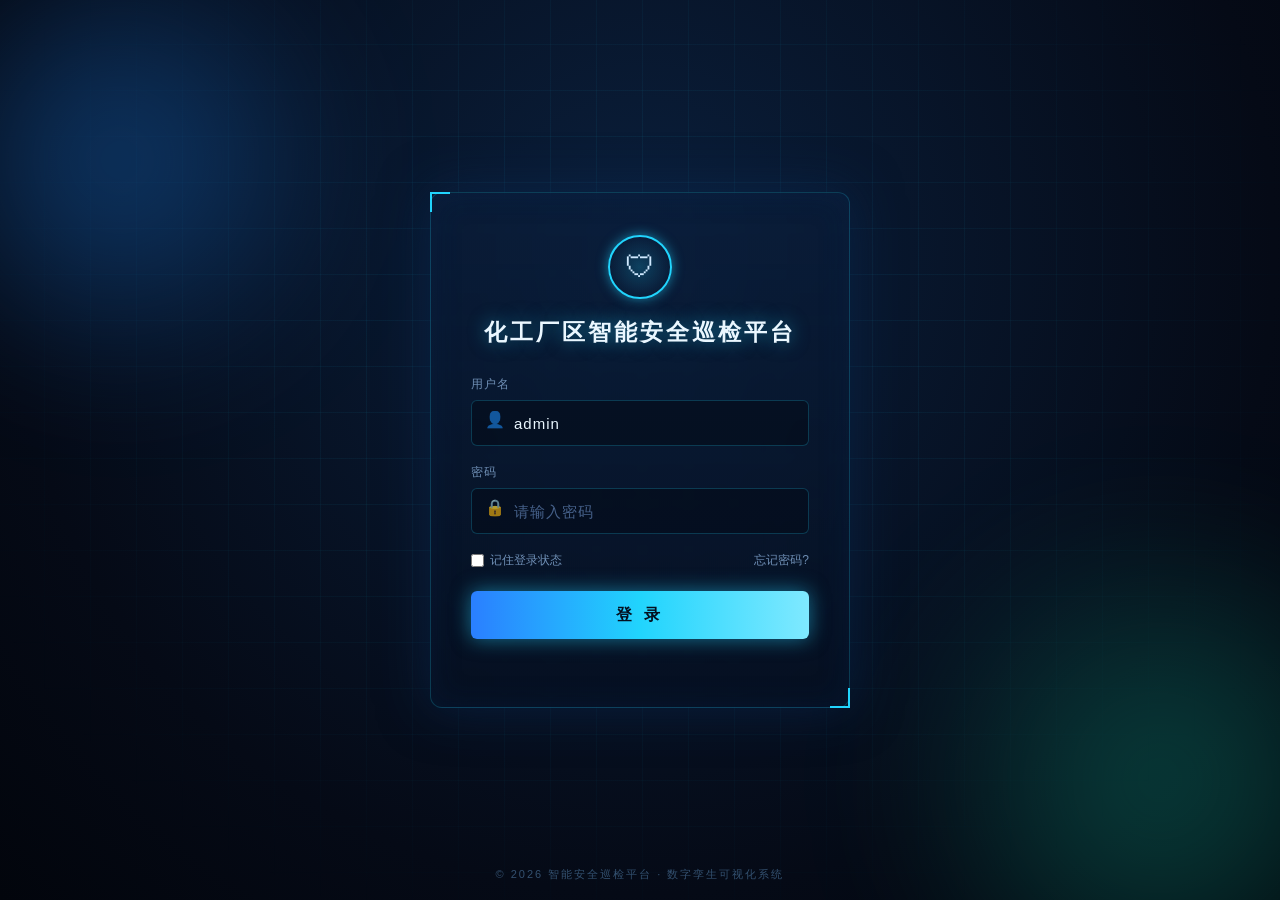
<file: index.html>
<!DOCTYPE html>
<html lang="zh-CN">
<head>
  <meta charset="UTF-8" />
  <meta name="viewport" content="width=device-width, initial-scale=1.0" />
  <title>化工厂区智能安全巡检平台</title>
  <link rel="stylesheet" href="css/style.css" />
  <!-- 登录守卫:未登录则跳转登录页(仅"有登录的样子",不污染大屏) -->
  <script>
    (function(){
      try{
        if(sessionStorage.getItem('twin_auth') !== '1'){
          location.replace('login.html');
        }
      }catch(e){ /* 隐私模式等异常时不拦截 */ }
    })();
  </script>
</head>
<body>
  <!-- 加载遮罩 -->
  <div id="loading-mask">
    <div class="loading-box">
      <div class="loading-ring"></div>
      <div class="loading-title">化工厂区智能安全巡检平台</div>
      <div class="loading-sub">数字孪生三维场景加载中</div>
      <div class="loading-bar"><i id="loading-bar-inner"></i></div>
      <div class="loading-pct"><span id="loading-pct">0</span>%</div>
      <div class="loading-tip" id="loading-tip">正在初始化三维引擎…</div>
    </div>
  </div>

  <!-- 3D 场景容器 -->
  <div id="scene-container"></div>
  <!-- 3D 热点标签层 -->
  <div id="hotspot-layer"></div>
  <!-- 巡检机器人跟随标签 -->
  <div id="patrol-bot-label"><i class="pbl-dot"></i>巡检机器人 RB-01<b>巡检中</b></div>
  <!-- 大屏主体 -->
  <div id="dashboard">
    <!-- 顶部标题栏 -->
    <header id="topbar">
      <div class="topbar-side left">
        <span class="sys-tag">SAFETY · DIGITAL TWIN</span>
        <span class="sys-date" id="sys-date">--</span>
      </div>
      <h1 class="topbar-title">
        <span class="title-main">化工厂区智能安全巡检平台</span>
        <span class="title-en">CHEMICAL PLANT INTELLIGENT SAFETY INSPECTION PLATFORM</span>
      </h1>
      <div class="topbar-side right">
        <span class="sys-clock" id="sys-clock">--:--:--</span>
        <span class="run-state"><i class="dot"></i>系统运行中</span>
        <a class="topbar-link" href="admin.html" title="数据管理后台">⚙ 管理后台</a>
        <a class="topbar-link" href="#" id="btn-logout" title="退出登录">⏻ 退出</a>
      </div>
    </header>

    <!-- 主体三栏 -->
    <div id="main">
      <!-- 左列 -->
      <section class="col col-left">
        <div class="panel" id="panel-overview">
          <div class="panel-hd"><span class="bar"></span>园区安全态势<span class="panel-en">OVERVIEW</span></div>
          <div class="panel-bd">
            <div class="kpi-grid" id="kpi-grid"></div>
          </div>
        </div>
        <div class="panel" id="panel-gas">
          <div class="panel-hd"><span class="bar"></span>有毒有害气体监测<span class="panel-en">GAS MONITOR</span></div>
          <div class="panel-bd"><div class="chart" id="chart-gas"></div></div>
        </div>
        <div class="panel" id="panel-device">
          <div class="panel-hd"><span class="bar"></span>巡检设备运行状态<span class="panel-en">DEVICE STATUS</span></div>
          <div class="panel-bd"><div class="chart" id="chart-device"></div></div>
        </div>
      </section>

      <!-- 中列 -->
      <section class="col col-center">
        <div class="center-top" id="center-top">
          <div class="cstat" id="cstat"></div>
        </div>
        <div class="center-toolbar" id="center-toolbar">
          <button class="tool-btn active" data-view="overview">全景视角</button>
          <button class="tool-btn" data-view="patrol">巡检路线</button>
          <button class="tool-btn" data-toggle="autorotate">自动旋转</button>
          <button class="tool-btn" data-toggle="hotspots">隐藏标记</button>
          <button class="tool-btn" data-action="reset">复位</button>
        </div>
        <div class="center-bottom" id="center-bottom">
          <div id="compass">
            <div class="compass-ring">
              <div class="compass-n">N</div>
              <div class="compass-s">S</div>
              <div class="compass-e">E</div>
              <div class="compass-w">W</div>
            </div>
            <div id="compass-pointer" class="compass-pointer"></div>
          </div>
          <div class="panel panel-flat" id="panel-patrol">
            <div class="panel-hd"><span class="bar"></span>实时巡检任务<span class="panel-en">LIVE TASK</span><i class="panel-toggle" id="patrol-toggle" title="收起 / 展开">▾</i></div>
            <div class="panel-bd"><div class="patrol-list" id="patrol-list"></div></div>
          </div>
        </div>
      </section>

      <!-- 右列 -->
      <section class="col col-right">
        <div class="panel" id="panel-alarm">
          <div class="panel-hd"><span class="bar"></span>实时告警动态<span class="panel-en">ALARM</span></div>
          <div class="panel-bd"><div class="alarm-list" id="alarm-list"></div></div>
        </div>
        <div class="panel" id="panel-trend">
          <div class="panel-hd"><span class="bar"></span>告警趋势分析<span class="panel-en">TREND</span></div>
          <div class="panel-bd"><div class="chart" id="chart-trend"></div></div>
        </div>
        <div class="panel" id="panel-risk">
          <div class="panel-hd"><span class="bar"></span>风险等级分布<span class="panel-en">RISK LEVEL</span></div>
          <div class="panel-bd"><div class="chart" id="chart-risk"></div></div>
        </div>
      </section>
    </div>
  </div>

  <!-- 设备信息弹窗 -->
  <div id="device-popup" class="device-popup hidden">
    <div class="dp-hd"><span id="dp-title">设备信息</span><i class="dp-close" id="dp-close">×</i></div>
    <div class="dp-bd" id="dp-body"></div>
  </div>

  <script type="importmap">
  {
    "imports": {
      "three": "./libs/three.module.js",
      "three/addons/": "./libs/jsm/"
    }
  }
  </script>
  <script src="libs/echarts.min.js"></script>
  <script src="js/store.js"></script>
  <script type="module" src="js/scene.js"></script>
  <script src="js/data.js"></script>
  <script src="js/charts.js"></script>
  <script src="js/main.js"></script>
</body>
</html>
</file>
<file: css/style.css>
/* ============ 化工厂区智能安全巡检平台 — 大屏样式 ============ */
:root{
  --bg-0:#04070f;
  --bg-1:#071326;
  --bg-2:#0a1c38;
  --cyan:#21d4fd;
  --cyan-soft:#7fe9ff;
  --blue:#2a7fff;
  --green:#2ee6a6;
  --yellow:#ffcc33;
  --orange:#ff9a3c;
  --red:#ff4d5e;
  --txt:#cfe8ff;
  --txt-dim:#6f8fb5;
  --line:rgba(33,212,253,.22);
  --panel-bg:linear-gradient(180deg,rgba(10,30,60,.55),rgba(6,16,34,.62));
  --glow:0 0 12px rgba(33,212,253,.55);
}
*{margin:0;padding:0;box-sizing:border-box;}
html,body{width:100%;height:100%;overflow:hidden;background:var(--bg-0);font-family:"Microsoft YaHei","PingFang SC",sans-serif;color:var(--txt);user-select:none;}
body{position:relative;}

/* 缩放容器:高度固定 1080 设计基准,宽度由 JS 按窗口动态设置(铺满,无左右黑边) */
#dashboard{position:fixed;left:0;top:0;width:1920px;height:1080px;transform-origin:left top;pointer-events:none;z-index:20;}
#dashboard .panel,#dashboard button,#dashboard .alarm-list,#dashboard .patrol-list,#dashboard .kpi-card,#center-toolbar,#dashboard .panel-toggle,#dashboard .topbar-link{pointer-events:auto;}

#scene-container{position:fixed;inset:0;z-index:1;background:radial-gradient(ellipse at 50% 30%,#0a1f3c 0%,#050a16 70%,#02050c 100%);}
#hotspot-layer{position:fixed;inset:0;z-index:10;pointer-events:none;overflow:hidden;}

/* ============ 加载遮罩 ============ */
#loading-mask{position:fixed;inset:0;z-index:200;background:radial-gradient(ellipse at center,#06162e 0%,#02060f 80%);
  display:flex;align-items:center;justify-content:center;transition:opacity .8s ease;}
#loading-mask.hide{opacity:0;pointer-events:none;}
.loading-box{text-align:center;}
.loading-ring{width:96px;height:96px;margin:0 auto 26px;border-radius:50%;
  border:3px solid rgba(33,212,253,.15);border-top-color:var(--cyan);border-right-color:var(--blue);
  animation:spin 1s linear infinite;box-shadow:var(--glow);}
@keyframes spin{to{transform:rotate(360deg);}}
.loading-title{font-size:30px;letter-spacing:6px;color:#eaf7ff;text-shadow:0 0 18px rgba(33,212,253,.6);font-weight:700;}
.loading-sub{margin-top:10px;font-size:15px;color:var(--txt-dim);letter-spacing:3px;}
.loading-bar{width:420px;height:6px;margin:28px auto 10px;background:rgba(33,212,253,.12);border-radius:6px;overflow:hidden;}
.loading-bar i{display:block;height:100%;width:0;background:linear-gradient(90deg,var(--blue),var(--cyan));box-shadow:var(--glow);transition:width .3s;}
.loading-pct{font-size:22px;color:var(--cyan);font-family:"DIN","Arial";letter-spacing:1px;}
.loading-tip{margin-top:12px;font-size:13px;color:var(--txt-dim);letter-spacing:2px;}

/* ============ 顶栏 ============ */
#topbar{position:relative;height:88px;display:flex;align-items:center;justify-content:center;
  background:linear-gradient(180deg,rgba(8,28,58,.9),rgba(6,16,34,.2));}
#topbar::after{content:"";position:absolute;left:0;bottom:0;width:100%;height:2px;
  background:linear-gradient(90deg,transparent,var(--cyan),transparent);box-shadow:0 0 14px var(--cyan);}
.topbar-title{position:absolute;left:50%;top:10px;transform:translateX(-50%);text-align:center;}
.title-main{display:block;font-size:36px;font-weight:800;letter-spacing:10px;
  background:linear-gradient(180deg,#fff,#8fd8ff);-webkit-background-clip:text;background-clip:text;color:transparent;
  text-shadow:0 0 24px rgba(33,212,253,.45);}
.title-en{display:block;font-size:11px;letter-spacing:4px;color:var(--txt-dim);margin-top:2px;}
.topbar-side{position:absolute;top:50%;transform:translateY(-50%);display:flex;align-items:center;gap:22px;font-size:15px;}
.topbar-side.left{left:36px;}
.topbar-side.right{right:36px;}
.sys-tag{padding:4px 12px;border:1px solid var(--line);border-radius:4px;color:var(--cyan);font-size:12px;letter-spacing:2px;}
.sys-date{color:var(--txt-dim);}
.sys-clock{font-size:22px;color:#eaf7ff;font-family:"DIN","Arial";letter-spacing:1px;text-shadow:var(--glow);}
.run-state{display:flex;align-items:center;gap:7px;color:var(--green);font-size:14px;}
.run-state .dot{width:9px;height:9px;border-radius:50%;background:var(--green);box-shadow:0 0 10px var(--green);animation:blink 1.4s infinite;}
@keyframes blink{50%{opacity:.3;}}
/* 顶栏入口链接(管理后台 / 退出) */
.topbar-link{display:inline-flex;align-items:center;gap:5px;padding:5px 12px;font-size:13px;letter-spacing:1px;
  color:var(--cyan);text-decoration:none;border:1px solid var(--line);border-radius:5px;
  background:rgba(10,30,60,.45);transition:.2s;cursor:pointer;}
.topbar-link:hover{color:#fff;border-color:var(--cyan);box-shadow:var(--glow);background:rgba(33,212,253,.16);}
#btn-logout{color:var(--txt-dim);}
#btn-logout:hover{color:var(--red);border-color:var(--red);box-shadow:0 0 12px rgba(255,77,94,.5);}

/* ============ 主体三栏 ============ */
/* 左右留一点点缝(10px),两侧面板列贴近屏幕边缘又不顶死,中间给模型让出空间 */
#main{height:calc(1080px - 88px);display:grid;grid-template-columns:410px 1fr 410px;gap:12px;padding:14px 10px;}
.col{display:flex;flex-direction:column;gap:18px;min-height:0;}
.col-center{gap:14px;}

/* 巡检路线模式:左右两列图表临时隐藏并向两侧滑出,让出视野专注看路线 */
.col-left,.col-right{transition:opacity .4s ease, transform .45s ease;}
#dashboard.hide-side .col-left{opacity:0;transform:translateX(-40px);pointer-events:none;}
#dashboard.hide-side .col-right{opacity:0;transform:translateX(40px);pointer-events:none;}

/* ============ 面板 ============ */
.panel{position:relative;flex:1;min-height:0;background:var(--panel-bg);
  border:1px solid var(--line);border-radius:6px;backdrop-filter:blur(4px);display:flex;flex-direction:column;
  box-shadow:inset 0 0 26px rgba(10,40,80,.35);}
.panel::before,.panel::after{content:"";position:absolute;width:14px;height:14px;border:2px solid var(--cyan);pointer-events:none;}
.panel::before{left:-1px;top:-1px;border-right:0;border-bottom:0;}
.panel::after{right:-1px;bottom:-1px;border-left:0;border-top:0;}
.panel-flat{flex:1;}
.panel-hd{position:relative;height:42px;display:flex;align-items:center;gap:10px;padding:0 16px;font-size:17px;
  font-weight:700;letter-spacing:2px;color:#eaf7ff;
  background:linear-gradient(90deg,rgba(33,212,253,.16),transparent);}
.panel-hd .bar{width:4px;height:17px;background:var(--cyan);box-shadow:0 0 8px var(--cyan);border-radius:2px;}
.panel-hd .panel-en{margin-left:auto;font-size:11px;font-weight:400;color:var(--txt-dim);letter-spacing:2px;}
.panel-hd::after{content:"";position:absolute;left:16px;right:16px;bottom:0;height:1px;background:linear-gradient(90deg,var(--line),transparent);}
.panel-bd{flex:1;min-height:0;padding:12px 14px;position:relative;}
/* 图表面板:压缩左右内边距,让图表更贴近面板左右两侧 */
#panel-gas .panel-bd,#panel-device .panel-bd,#panel-trend .panel-bd,#panel-risk .panel-bd{padding:10px 4px 8px;}
.chart{width:100%;height:100%;min-height:120px;}

/* ============ KPI 卡片 ============ */
.kpi-grid{display:grid;grid-template-columns:1fr 1fr;gap:12px;height:100%;}
.kpi-card{position:relative;border:1px solid var(--line);border-radius:5px;padding:12px 14px;
  background:linear-gradient(135deg,rgba(33,212,253,.08),rgba(10,30,60,.25));overflow:hidden;cursor:pointer;
  transition:all .25s ease;}
.kpi-card::after{content:"";position:absolute;right:-18px;top:-18px;width:56px;height:56px;border-radius:50%;
  background:radial-gradient(circle,rgba(33,212,253,.25),transparent 70%);transition:all .25s ease;}
.kpi-card:hover{transform:translateY(-6px);border-color:var(--cyan);box-shadow:0 8px 24px rgba(33,212,253,.3);}
.kpi-card:hover::after{width:80px;height:80px;background:radial-gradient(circle,rgba(33,212,253,.4),transparent 70%);}
.kpi-card .k-label{font-size:13px;color:var(--txt-dim);letter-spacing:1px;transition:color .25s ease;}
.kpi-card:hover .k-label{color:var(--cyan);}
.kpi-card .k-value{font-size:32px;font-weight:800;font-family:"DIN","Arial";color:#fff;line-height:1.2;margin-top:6px;
  text-shadow:0 0 14px rgba(33,212,253,.5);transition:all .25s ease;}
.kpi-card:hover .k-value{text-shadow:0 0 20px rgba(33,212,253,.8);transform:scale(1.05);}
.kpi-card .k-value .unit{font-size:13px;font-weight:400;color:var(--txt-dim);margin-left:4px;}
.kpi-card .k-trend{font-size:12px;margin-top:2px;}
.kpi-card.warn .k-value{color:var(--yellow);text-shadow:0 0 14px rgba(255,204,51,.5);}
.kpi-card.danger .k-value{color:var(--red);text-shadow:0 0 14px rgba(255,77,94,.5);}
.kpi-card.ok .k-value{color:var(--green);text-shadow:0 0 14px rgba(46,230,166,.5);}
.up{color:var(--red);}.down{color:var(--green);}

/* ============ 告警列表 ============ */
.alarm-list{height:100%;overflow:hidden;position:relative;}
.alarm-row{display:flex;align-items:center;gap:10px;padding:9px 10px;margin-bottom:8px;border-radius:5px;
  background:rgba(10,30,60,.35);border-left:3px solid var(--cyan);font-size:13px;animation:rowin .5s ease;
  cursor:pointer;transition:all .2s ease;}
@keyframes rowin{from{opacity:0;transform:translateX(18px);}to{opacity:1;transform:none;}}
.alarm-row:hover{transform:translateX(8px);background:rgba(33,212,253,.15);box-shadow:0 0 16px rgba(33,212,253,.2);}
.alarm-row.lv-high{border-left-color:var(--red);background:rgba(80,18,28,.35);}
.alarm-row.lv-high:hover{background:rgba(255,77,94,.2);box-shadow:0 0 16px rgba(255,77,94,.2);}
.alarm-row.lv-mid{border-left-color:var(--orange);background:rgba(80,50,18,.3);}
.alarm-row.lv-mid:hover{background:rgba(255,154,60,.2);box-shadow:0 0 16px rgba(255,154,60,.2);}
.alarm-row.lv-low{border-left-color:var(--yellow);background:rgba(70,62,18,.25);}
.alarm-row.lv-low:hover{background:rgba(255,204,51,.15);box-shadow:0 0 16px rgba(255,204,51,.15);}
.alarm-row .a-icon{width:26px;height:26px;border-radius:50%;display:flex;align-items:center;justify-content:center;
  font-size:14px;flex-shrink:0;background:rgba(33,212,253,.15);transition:all .2s ease;}
.alarm-row:hover .a-icon{transform:scale(1.15);}
.alarm-row.lv-high .a-icon{background:rgba(255,77,94,.2);}
.alarm-row .a-main{flex:1;min-width:0;}
.alarm-row .a-title{color:#eaf7ff;white-space:nowrap;overflow:hidden;text-overflow:ellipsis;transition:color .2s ease;}
.alarm-row:hover .a-title{color:#fff;}
.alarm-row .a-meta{font-size:11px;color:var(--txt-dim);margin-top:2px;}
.alarm-row .a-tag{font-size:11px;padding:2px 8px;border-radius:3px;flex-shrink:0;transition:all .2s ease;}
.alarm-row:hover .a-tag{transform:scale(1.05);}
.lv-high .a-tag{background:rgba(255,77,94,.2);color:var(--red);}
.lv-mid .a-tag{background:rgba(255,154,60,.2);color:var(--orange);}
.lv-low .a-tag{background:rgba(255,204,51,.2);color:var(--yellow);}

/* ============ 巡检任务列表 ============ */
.patrol-list{height:100%;overflow:hidden;display:flex;flex-direction:column;gap:9px;}
.patrol-row{display:flex;align-items:center;gap:12px;padding:10px 12px;border-radius:5px;
  background:rgba(10,30,60,.35);border:1px solid var(--line);cursor:pointer;transition:all .2s ease;}
.patrol-row:hover{background:rgba(33,212,253,.15);border-color:var(--cyan);transform:translateX(6px);}
.patrol-row:hover .p-no{background:rgba(33,212,253,.3);transform:scale(1.1);transition:transform .2s ease;}
.patrol-row.clicked{background:rgba(33,212,253,.25);box-shadow:0 0 16px rgba(33,212,253,.3);}
.patrol-row .p-no{width:30px;height:30px;border-radius:5px;display:flex;align-items:center;justify-content:center;
  font-family:"DIN";font-weight:700;background:rgba(33,212,253,.15);color:var(--cyan);transition:all .2s ease;}
.patrol-row .p-main{flex:1;}
.patrol-row .p-name{color:#eaf7ff;font-size:14px;}
.patrol-row .p-sub{font-size:11px;color:var(--txt-dim);margin-top:3px;}
.patrol-row .p-prog{width:120px;}
.p-bar{height:6px;border-radius:6px;background:rgba(33,212,253,.15);overflow:hidden;}
.p-bar i{display:block;height:100%;background:linear-gradient(90deg,var(--blue),var(--cyan));border-radius:6px;transition:width .6s;}
.p-pct{font-size:11px;color:var(--cyan);text-align:right;margin-top:3px;font-family:"DIN";}
.patrol-row .p-state{font-size:12px;padding:3px 9px;border-radius:3px;}
.st-run{background:rgba(46,230,166,.18);color:var(--green);}
.st-wait{background:rgba(111,143,181,.18);color:var(--txt-dim);}
.st-done{background:rgba(33,212,253,.18);color:var(--cyan);}

/* ============ 中列:统计条 / 工具栏 ============ */
.col-center{position:relative;}
.center-top{height:78px;flex:none;}
.cstat{display:grid;grid-template-columns:repeat(4,1fr);gap:14px;height:100%;}
.cstat .cs-card{position:relative;border:1px solid var(--line);border-radius:6px;display:flex;align-items:center;gap:14px;
  padding:0 18px;background:linear-gradient(135deg,rgba(33,212,253,.1),rgba(10,30,60,.3));backdrop-filter:blur(3px);}
.cstat .cs-ico{width:42px;height:42px;border-radius:8px;display:flex;align-items:center;justify-content:center;font-size:22px;
  background:rgba(33,212,253,.15);box-shadow:inset 0 0 12px rgba(33,212,253,.3);}
.cstat .cs-num{font-size:28px;font-weight:800;font-family:"DIN";color:#fff;line-height:1;text-shadow:var(--glow);}
.cstat .cs-num .unit{font-size:13px;color:var(--txt-dim);font-weight:400;margin-left:3px;}
.cstat .cs-lab{font-size:13px;color:var(--txt-dim);margin-top:5px;letter-spacing:1px;}

.center-toolbar{flex:none;display:flex;gap:10px;justify-content:center;}
.tool-btn{padding:8px 18px;font-size:14px;letter-spacing:1px;color:var(--txt);cursor:pointer;
  background:rgba(10,30,60,.5);border:1px solid var(--line);border-radius:5px;transition:.2s;}
.tool-btn:hover{color:#fff;border-color:var(--cyan);box-shadow:var(--glow);}
.tool-btn.active{color:#04101f;background:linear-gradient(90deg,var(--cyan),var(--cyan-soft));border-color:var(--cyan);font-weight:700;}

/* 中列底部:巡检面板贴底,固定高度,可收放(不再撑满中间,避免遮挡模型) */
.col-center{justify-content:flex-start;}
.center-bottom{flex:1;min-height:0;display:flex;align-items:flex-end;position:relative;}
#panel-patrol{flex:none;width:100%;height:300px;transition:height .35s ease;overflow:hidden;}
#panel-patrol.collapsed{height:42px;}
#panel-patrol .panel-bd{transition:opacity .25s;}
#panel-patrol.collapsed .panel-bd{opacity:0;}
.panel-toggle{margin-left:10px;cursor:pointer;font-style:normal;font-size:14px;color:var(--cyan);
  width:22px;height:22px;line-height:22px;text-align:center;border:1px solid var(--line);border-radius:4px;transition:.25s;}
.panel-toggle:hover{background:rgba(33,212,253,.18);box-shadow:var(--glow);}
#panel-patrol.collapsed .panel-toggle{transform:rotate(-90deg);}

/* ============ 3D 热点标记 ============ */
.hotspot{position:absolute;transform:translate(-50%,-100%);pointer-events:auto;cursor:pointer;will-change:left,top;}
.hs-pin{position:relative;display:flex;flex-direction:column;align-items:center;}
.hs-dot{width:14px;height:14px;border-radius:50%;border:2px solid #fff;}
.hs-ripple{position:absolute;left:50%;bottom:0;transform:translate(-50%,50%);width:14px;height:14px;border-radius:50%;
  animation:ripple 1.8s ease-out infinite;}
@keyframes ripple{0%{box-shadow:0 0 0 0 currentColor;opacity:.8;}100%{box-shadow:0 0 0 18px currentColor;opacity:0;}}
.hs-label{margin-bottom:8px;padding:4px 10px;font-size:12px;white-space:nowrap;color:#eaf7ff;border-radius:4px;
  background:rgba(6,20,42,.85);border:1px solid var(--line);backdrop-filter:blur(3px);box-shadow:0 0 10px rgba(0,0,0,.4);}
.hs-label b{font-family:"DIN";margin-left:5px;}
.hotspot.t-camera{color:var(--cyan);}
.hotspot.t-sensor{color:var(--green);}
.hotspot.t-tank{color:var(--yellow);}
.hotspot.t-fire{color:var(--orange);}
.hotspot.alarm{color:var(--red);}
.hotspot.alarm .hs-label{border-color:var(--red);color:#ffd9de;}
.hotspot .hs-dot{background:currentColor;box-shadow:0 0 10px currentColor;}
.hotspot:hover .hs-label{border-color:var(--cyan);box-shadow:var(--glow);}
.hotspot.clicking .hs-pin{animation:hotspot-pulse 0.6s ease-out;}
.hotspot.clicking .hs-label{border-color:var(--cyan);box-shadow:0 0 20px rgba(33,212,253,.8);background:rgba(33,212,253,.2);}
.hotspot.clicking .hs-dot{box-shadow:0 0 24px currentColor;transform:scale(1.5);}
@keyframes hotspot-pulse{0%{transform:scale(1);}30%{transform:scale(1.3);}100%{transform:scale(1);}}

/* 巡检机器人跟随标签 */
#patrol-bot-label{position:fixed;z-index:11;display:none;transform:translate(-50%,-120%);
  padding:5px 12px;font-size:13px;white-space:nowrap;color:#1a1205;border-radius:14px;font-weight:700;
  background:linear-gradient(90deg,#ffcc33,#ffe08a);box-shadow:0 0 14px rgba(255,204,51,.65);pointer-events:none;letter-spacing:1px;}
#patrol-bot-label .pbl-dot{display:inline-block;width:8px;height:8px;border-radius:50%;background:#1a1205;margin-right:7px;
  vertical-align:middle;animation:blink 1.1s infinite;}
#patrol-bot-label b{margin-left:8px;padding:1px 8px;border-radius:9px;background:rgba(26,18,5,.18);font-weight:700;}

/* ============ 设备弹窗 ============ */
.device-popup{position:fixed;z-index:120;width:312px;background:linear-gradient(180deg,rgba(8,24,50,.96),rgba(5,14,30,.96));
  border:1px solid var(--cyan);border-radius:8px;box-shadow:0 0 30px rgba(33,212,253,.4);transition:opacity .2s;}
.device-popup.hidden{opacity:0;pointer-events:none;}
.dp-hd{height:40px;display:flex;align-items:center;padding:0 14px;font-size:15px;font-weight:700;color:#eaf7ff;
  background:linear-gradient(90deg,rgba(33,212,253,.22),transparent);border-bottom:1px solid var(--line);border-radius:8px 8px 0 0;}
.dp-close{margin-left:auto;cursor:pointer;font-size:22px;color:var(--txt-dim);font-style:normal;line-height:1;}
.dp-close:hover{color:var(--red);}
.dp-bd{padding:14px;}
.dp-row{display:flex;justify-content:space-between;padding:7px 0;font-size:13px;border-bottom:1px dashed rgba(33,212,253,.12);}
.dp-row .dl{color:var(--txt-dim);}
.dp-row .dv{color:#eaf7ff;font-family:"DIN";}
.dp-row .dv.ok{color:var(--green);}
.dp-row .dv.warn{color:var(--yellow);}
.dp-row .dv.danger{color:var(--red);}
.dp-state{margin-top:12px;padding:8px;text-align:center;border-radius:5px;font-size:13px;letter-spacing:1px;}
.dp-state.ok{background:rgba(46,230,166,.14);color:var(--green);}
.dp-state.warn{background:rgba(255,204,51,.14);color:var(--yellow);}
.dp-state.danger{background:rgba(255,77,94,.14);color:var(--red);}

/* 滚动条隐藏 */
::-webkit-scrollbar{width:0;height:0;}

/* ============ 罗盘指示器 ============ */
#compass{position:absolute;left:16px;bottom:300px;z-index:30;width:80px;height:80px;pointer-events:none;}
.compass-ring{position:absolute;inset:0;border-radius:50%;border:2px solid rgba(33,212,253,.4);
  background:radial-gradient(circle,rgba(6,20,42,.85),rgba(4,12,26,.92));box-shadow:0 0 16px rgba(33,212,253,.25);}
.compass-ring::before{content:"";position:absolute;inset:4px;border-radius:50%;border:1px dashed rgba(33,212,253,.2);}
.compass-n,.compass-s,.compass-e,.compass-w{position:absolute;font-size:11px;font-weight:700;letter-spacing:1px;
  color:var(--cyan);text-shadow:0 0 8px rgba(33,212,253,.6);}
.compass-n{top:6px;left:50%;transform:translateX(-50%);color:var(--green);}
.compass-s{bottom:6px;left:50%;transform:translateX(-50%);}
.compass-e{right:6px;top:50%;transform:translateY(-50%);}
.compass-w{left:6px;top:50%;transform:translateY(-50%);}
.compass-pointer{position:absolute;inset:0;transition:transform .1s linear;}
.compass-pointer::before{content:"";position:absolute;top:8px;left:50%;transform:translateX(-50%);
  width:0;height:0;border-left:6px solid transparent;border-right:6px solid transparent;
  border-bottom:18px solid var(--cyan);filter:drop-shadow(0 0 6px rgba(33,212,253,.8));}
.compass-pointer::after{content:"";position:absolute;bottom:12px;left:50%;transform:translateX(-50%);
  width:4px;height:10px;background:var(--cyan-soft);border-radius:2px;}
</file>
<file: css/admin.css>
/* ============ 登录页 + 数据管理后台 — 共用样式 ============ */
:root{
  --bg-0:#04070f; --bg-1:#071326; --bg-2:#0a1c38;
  --cyan:#21d4fd; --cyan-soft:#7fe9ff; --blue:#2a7fff;
  --green:#2ee6a6; --yellow:#ffcc33; --orange:#ff9a3c; --red:#ff4d5e;
  --txt:#cfe8ff; --txt-dim:#6f8fb5;
  --line:rgba(33,212,253,.22);
  --panel-bg:linear-gradient(180deg,rgba(10,30,60,.55),rgba(6,16,34,.62));
  --glow:0 0 12px rgba(33,212,253,.55);
}
*{margin:0;padding:0;box-sizing:border-box;}
html,body{width:100%;min-height:100%;background:var(--bg-0);
  font-family:"Microsoft YaHei","PingFang SC",sans-serif;color:var(--txt);}
a{color:inherit;text-decoration:none;}

/* 背景动态网格 + 光晕(登录页与后台共用) */
.bg-scene{position:fixed;inset:0;z-index:0;overflow:hidden;
  background:radial-gradient(ellipse at 50% 28%,#0a1f3c 0%,#050a16 70%,#02050c 100%);}
.bg-scene::before{content:"";position:absolute;inset:-2px;
  background-image:linear-gradient(rgba(33,212,253,.06) 1px,transparent 1px),
    linear-gradient(90deg,rgba(33,212,253,.06) 1px,transparent 1px);
  background-size:46px 46px;mask-image:radial-gradient(ellipse at 50% 40%,#000 30%,transparent 80%);
  -webkit-mask-image:radial-gradient(ellipse at 50% 40%,#000 30%,transparent 80%);
  animation:gridmove 18s linear infinite;}
@keyframes gridmove{to{background-position:46px 46px;}}
.bg-scene .orb{position:absolute;border-radius:50%;filter:blur(60px);opacity:.5;}
.bg-scene .orb.a{width:480px;height:480px;left:-120px;top:-80px;background:radial-gradient(circle,#1769c0,transparent 70%);}
.bg-scene .orb.b{width:560px;height:560px;right:-160px;bottom:-160px;background:radial-gradient(circle,#0e7d6b,transparent 70%);}

/* ============ 登录页 ============ */
.login-wrap{position:relative;z-index:2;min-height:100vh;display:flex;align-items:center;justify-content:center;}
.login-card{width:420px;padding:42px 40px 36px;border-radius:12px;background:var(--panel-bg);
  border:1px solid var(--line);backdrop-filter:blur(6px);
  box-shadow:0 0 50px rgba(10,40,80,.6),inset 0 0 30px rgba(10,40,80,.3);position:relative;}
.login-card::before,.login-card::after{content:"";position:absolute;width:18px;height:18px;border:2px solid var(--cyan);}
.login-card::before{left:-1px;top:-1px;border-right:0;border-bottom:0;}
.login-card::after{right:-1px;bottom:-1px;border-left:0;border-top:0;}
.login-logo{width:64px;height:64px;margin:0 auto 18px;border-radius:50%;display:flex;align-items:center;justify-content:center;
  font-size:30px;border:2px solid var(--cyan);box-shadow:var(--glow);
  background:radial-gradient(circle,rgba(33,212,253,.2),transparent 70%);}
.login-title{text-align:center;font-size:23px;font-weight:800;letter-spacing:3px;color:#eaf7ff;
  text-shadow:0 0 18px rgba(33,212,253,.5);}
.login-sub{text-align:center;font-size:12px;letter-spacing:3px;color:var(--txt-dim);margin-top:8px;margin-bottom:28px;}
.field{position:relative;margin-bottom:18px;}
.field label{display:block;font-size:12px;color:var(--txt-dim);letter-spacing:1px;margin-bottom:7px;}
.field input{width:100%;height:46px;padding:0 14px 0 42px;font-size:15px;color:#eaf7ff;letter-spacing:1px;
  background:rgba(4,12,26,.6);border:1px solid var(--line);border-radius:6px;outline:none;transition:.2s;}
.field input::placeholder{color:#46618a;}
.field input:focus{border-color:var(--cyan);box-shadow:var(--glow);background:rgba(8,24,50,.7);}
.field .fi-ico{position:absolute;left:14px;top:34px;font-size:16px;opacity:.7;}
.login-row{display:flex;align-items:center;justify-content:space-between;font-size:12px;color:var(--txt-dim);margin:4px 0 22px;}
.login-row label{cursor:pointer;display:flex;align-items:center;gap:6px;}
.login-row a:hover{color:var(--cyan);}
.btn-login{width:100%;height:48px;font-size:16px;font-weight:700;letter-spacing:4px;color:#04101f;cursor:pointer;
  border:none;border-radius:6px;background:linear-gradient(90deg,var(--blue),var(--cyan),var(--cyan-soft));
  box-shadow:0 0 20px rgba(33,212,253,.5);transition:.2s;}
.btn-login:hover{filter:brightness(1.1);box-shadow:0 0 30px rgba(33,212,253,.8);}
.btn-login:active{transform:translateY(1px);}
.login-err{min-height:18px;margin-top:14px;text-align:center;font-size:13px;color:var(--red);letter-spacing:1px;}
.login-tip{margin-top:18px;text-align:center;font-size:11px;color:#46618a;letter-spacing:1px;}
.login-foot{position:fixed;left:0;right:0;bottom:18px;text-align:center;font-size:11px;color:#33506f;letter-spacing:2px;z-index:2;}

/* ============ 数据管理后台 ============ */
.admin-body{display:flex;flex-direction:column;min-height:100vh;}
.admin-top{position:relative;z-index:2;height:60px;flex:none;display:flex;align-items:center;gap:16px;padding:0 24px;
  background:linear-gradient(180deg,rgba(8,28,58,.92),rgba(6,16,34,.5));border-bottom:1px solid var(--line);
  box-shadow:0 2px 16px rgba(0,0,0,.35);}
.admin-top .at-logo{font-size:22px;}
.admin-top .at-title{font-size:19px;font-weight:800;letter-spacing:2px;color:#eaf7ff;text-shadow:0 0 14px rgba(33,212,253,.5);}
.admin-top .at-tag{padding:3px 10px;font-size:11px;letter-spacing:1px;color:var(--cyan);border:1px solid var(--line);border-radius:4px;}
.admin-top .at-right{margin-left:auto;display:flex;align-items:center;gap:12px;}
.at-btn{display:inline-flex;align-items:center;gap:6px;padding:8px 16px;font-size:13px;letter-spacing:1px;cursor:pointer;
  color:var(--txt);border:1px solid var(--line);border-radius:5px;background:rgba(10,30,60,.5);transition:.2s;}
.at-btn:hover{color:#fff;border-color:var(--cyan);box-shadow:var(--glow);}
.at-btn.primary{color:#04101f;font-weight:700;background:linear-gradient(90deg,var(--cyan),var(--cyan-soft));border-color:var(--cyan);}
.at-btn.danger:hover{color:var(--red);border-color:var(--red);box-shadow:0 0 12px rgba(255,77,94,.5);}
.at-user{font-size:13px;color:var(--txt-dim);}
.at-user b{color:var(--cyan);font-weight:600;}

.admin-main{position:relative;z-index:2;flex:1;display:flex;min-height:0;}
/* 侧边导航 */
.admin-nav{width:210px;flex:none;padding:18px 12px;border-right:1px solid var(--line);
  background:linear-gradient(180deg,rgba(8,24,50,.4),rgba(5,14,30,.2));}
.nav-item{display:flex;align-items:center;gap:11px;padding:12px 14px;margin-bottom:6px;border-radius:7px;cursor:pointer;
  font-size:14px;letter-spacing:1px;color:var(--txt-dim);transition:.18s;border:1px solid transparent;}
.nav-item .ni-ico{font-size:17px;width:20px;text-align:center;}
.nav-item:hover{color:#eaf7ff;background:rgba(33,212,253,.08);}
.nav-item.active{color:#eaf7ff;background:linear-gradient(90deg,rgba(33,212,253,.2),transparent);
  border-color:var(--line);box-shadow:inset 2px 0 0 var(--cyan);}
.nav-sep{margin:14px 6px 8px;font-size:11px;letter-spacing:2px;color:#3a567a;}

/* 内容区 */
.admin-content{flex:1;min-width:0;overflow:auto;padding:24px 28px;}
.view{display:none;animation:fade .3s ease;}
.view.active{display:block;}
@keyframes fade{from{opacity:0;transform:translateY(8px);}to{opacity:1;transform:none;}}
.view-hd{display:flex;align-items:center;gap:12px;margin-bottom:6px;}
.view-hd h2{font-size:21px;font-weight:700;letter-spacing:1px;color:#eaf7ff;}
.view-hd .vh-bar{width:5px;height:21px;background:var(--cyan);border-radius:2px;box-shadow:0 0 8px var(--cyan);}
.view-desc{font-size:13px;color:var(--txt-dim);margin-bottom:20px;letter-spacing:.5px;}

/* 卡片面板 */
.card{background:var(--panel-bg);border:1px solid var(--line);border-radius:8px;padding:20px 22px;margin-bottom:20px;
  box-shadow:inset 0 0 26px rgba(10,40,80,.25);}
.card-hd{display:flex;align-items:center;gap:10px;font-size:15px;font-weight:700;letter-spacing:1px;color:#eaf7ff;margin-bottom:16px;}
.card-hd .ch-bar{width:4px;height:15px;background:var(--cyan);border-radius:2px;box-shadow:0 0 8px var(--cyan);}
.card-hd .ch-act{margin-left:auto;}

/* 表单网格 */
.form-grid{display:grid;grid-template-columns:repeat(auto-fill,minmax(210px,1fr));gap:16px 20px;}
.fg-item label{display:block;font-size:12px;color:var(--txt-dim);letter-spacing:1px;margin-bottom:7px;}
.fg-item input,.fg-item select{width:100%;height:42px;padding:0 12px;font-size:14px;color:#eaf7ff;
  background:rgba(4,12,26,.6);border:1px solid var(--line);border-radius:6px;outline:none;transition:.2s;}
.fg-item input:focus,.fg-item select:focus{border-color:var(--cyan);box-shadow:var(--glow);}
.fg-item select option{background:#071326;}

/* 数据表格 */
.tbl-wrap{overflow-x:auto;}
table.tbl{width:100%;border-collapse:collapse;font-size:13px;}
table.tbl th{padding:11px 12px;text-align:left;font-weight:600;letter-spacing:1px;color:var(--cyan);
  background:rgba(33,212,253,.08);border-bottom:1px solid var(--line);white-space:nowrap;}
table.tbl td{padding:9px 12px;border-bottom:1px solid rgba(33,212,253,.1);color:#dcebff;vertical-align:middle;}
table.tbl tr:hover td{background:rgba(33,212,253,.05);}
table.tbl input,table.tbl select{width:100%;min-width:80px;height:36px;padding:0 9px;font-size:13px;color:#eaf7ff;
  background:rgba(4,12,26,.5);border:1px solid var(--line);border-radius:5px;outline:none;}
table.tbl input:focus,table.tbl select:focus{border-color:var(--cyan);box-shadow:0 0 8px rgba(33,212,253,.4);}
table.tbl select option{background:#071326;}
.cell-narrow{width:120px;}
.cell-mini{width:80px;}

/* 类型徽标 */
.badge{display:inline-block;padding:3px 9px;border-radius:4px;font-size:12px;letter-spacing:1px;}
.badge.camera{background:rgba(33,212,253,.16);color:var(--cyan);}
.badge.sensor{background:rgba(46,230,166,.16);color:var(--green);}
.badge.tank{background:rgba(255,204,51,.16);color:var(--yellow);}
.badge.fire{background:rgba(255,154,60,.16);color:var(--orange);}

/* 小按钮 */
.mini-btn{padding:6px 12px;font-size:12px;letter-spacing:1px;cursor:pointer;color:var(--cyan);
  border:1px solid var(--line);border-radius:5px;background:rgba(10,30,60,.5);transition:.18s;}
.mini-btn:hover{color:#fff;border-color:var(--cyan);box-shadow:var(--glow);}
.mini-btn.add{color:var(--green);border-color:rgba(46,230,166,.4);}
.mini-btn.add:hover{box-shadow:0 0 10px rgba(46,230,166,.5);border-color:var(--green);}
.row-del{padding:5px 10px;font-size:12px;cursor:pointer;color:var(--txt-dim);border:1px solid var(--line);
  border-radius:5px;background:transparent;transition:.18s;}
.row-del:hover{color:var(--red);border-color:var(--red);}

/* 概览统计卡 */
.stat-grid{display:grid;grid-template-columns:repeat(auto-fill,minmax(180px,1fr));gap:16px;}
.stat-card{position:relative;border:1px solid var(--line);border-radius:8px;padding:16px 18px;overflow:hidden;
  background:linear-gradient(135deg,rgba(33,212,253,.08),rgba(10,30,60,.3));}
.stat-card::after{content:"";position:absolute;right:-20px;top:-20px;width:62px;height:62px;border-radius:50%;
  background:radial-gradient(circle,rgba(33,212,253,.25),transparent 70%);}
.stat-card .sc-lab{font-size:13px;color:var(--txt-dim);letter-spacing:1px;}
.stat-card .sc-val{font-size:30px;font-weight:800;color:#fff;margin-top:8px;text-shadow:0 0 14px rgba(33,212,253,.5);}
.stat-card .sc-val .u{font-size:13px;font-weight:400;color:var(--txt-dim);margin-left:4px;}

/* 保存提示条 */
.toast{position:fixed;left:50%;bottom:34px;transform:translateX(-50%) translateY(20px);z-index:50;
  padding:12px 28px;font-size:14px;letter-spacing:1px;border-radius:8px;opacity:0;pointer-events:none;transition:.35s;
  background:linear-gradient(90deg,rgba(46,230,166,.95),rgba(33,212,253,.9));color:#04101f;font-weight:700;
  box-shadow:0 6px 24px rgba(33,212,253,.5);}
.toast.show{opacity:1;transform:translateX(-50%) translateY(0);}
.toast.err{background:linear-gradient(90deg,rgba(255,77,94,.95),rgba(255,154,60,.92));}

::-webkit-scrollbar{width:8px;height:8px;}
::-webkit-scrollbar-thumb{background:rgba(33,212,253,.25);border-radius:4px;}
::-webkit-scrollbar-thumb:hover{background:rgba(33,212,253,.45);}
</file>
